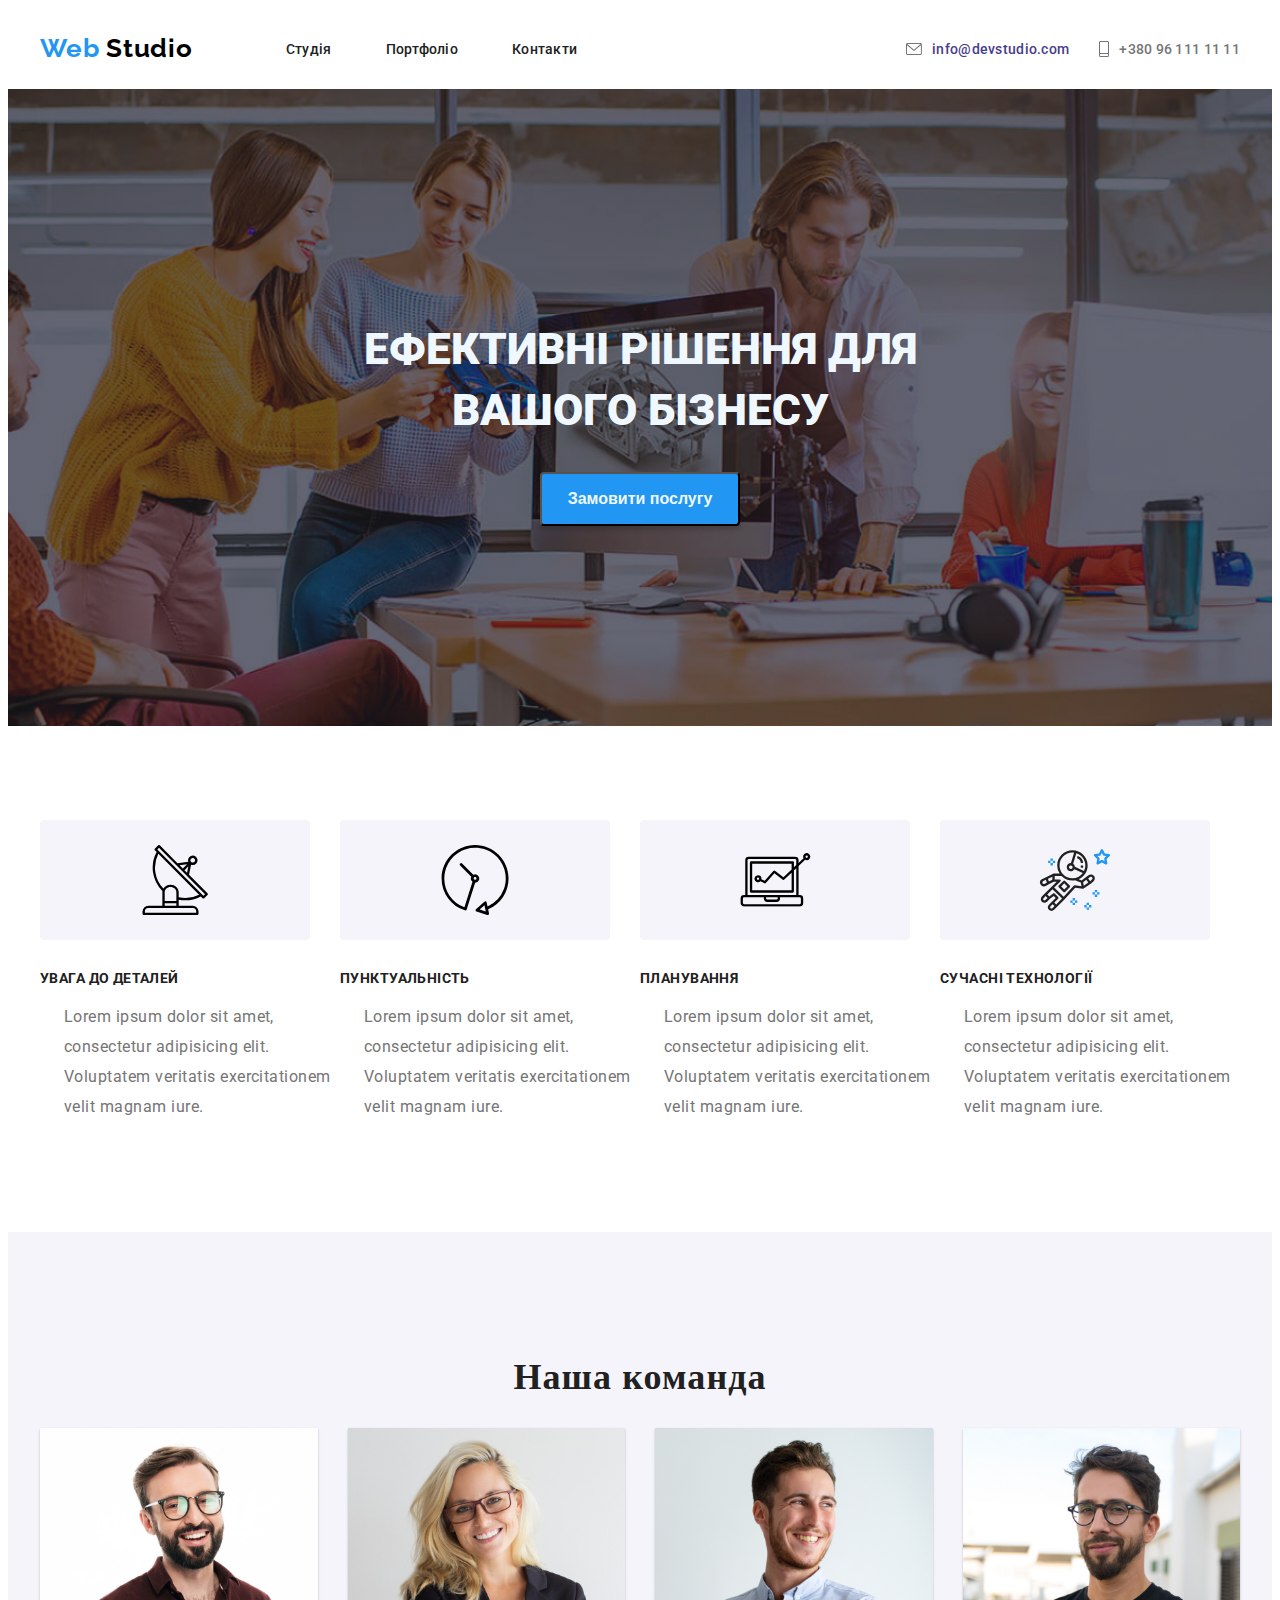
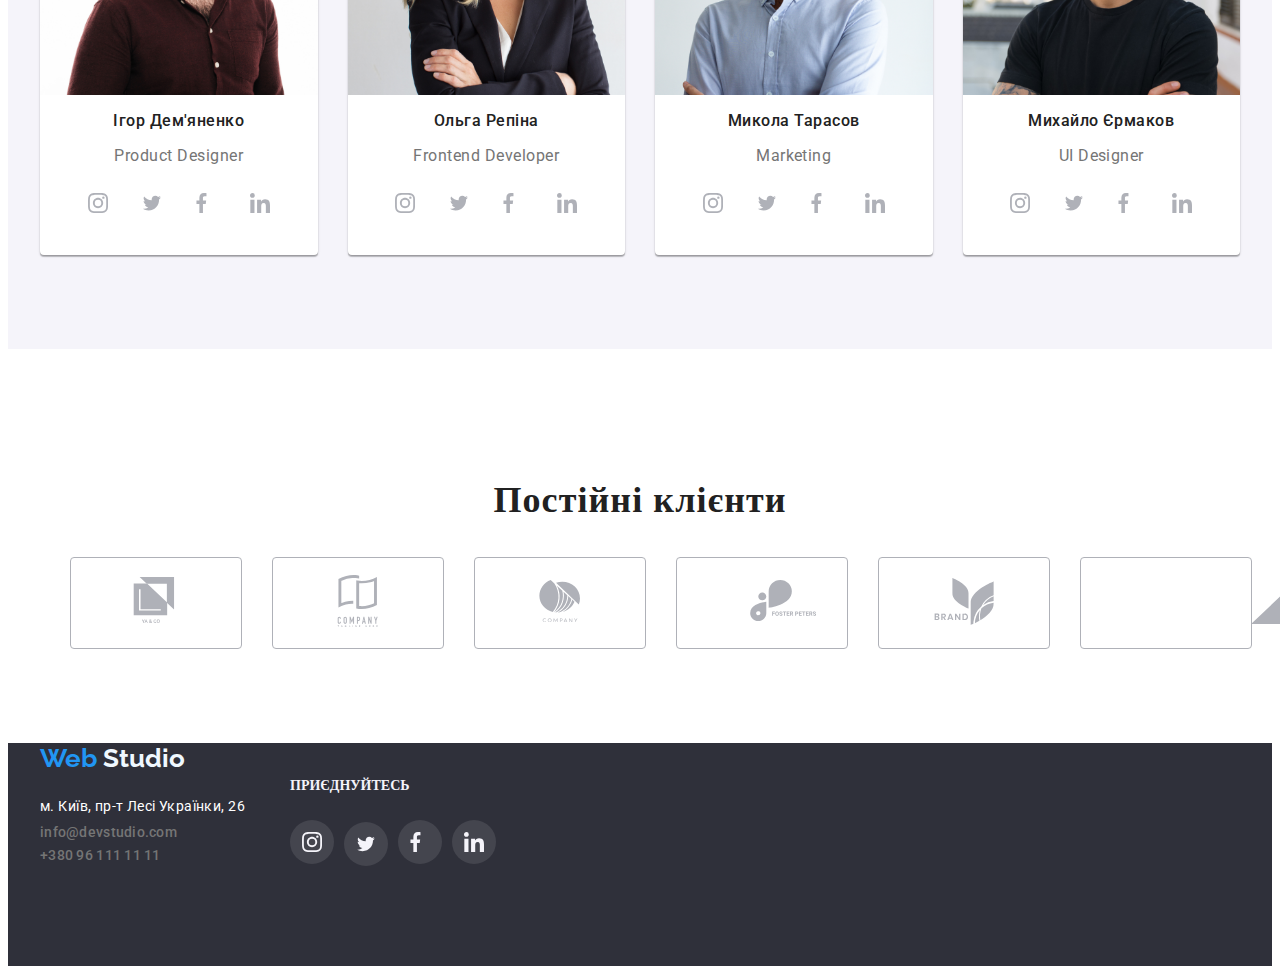
<file: index.html>
<!DOCTYPE html>
<html lang="en">
<head>
    <meta charset="UTF-8">
    <meta http-equiv="X-UA-Compatible" content="IE=edge">
    <meta name="viewport" content="width=device-width, initial-scale=1.0">
    <title>Web Studio</title>
    <link href="https://fonts.googleapis.com/css2?family=Roboto:wght@400;500;700;900&display=swap" rel="stylesheet">
    <link href="https://fonts.googleapis.com/css2?family=Raleway:wght@700&family=Roboto:wght@400;500;700;900&display=swap" rel="stylesheet">
    
<link rel="stylesheet" href="style.css">
</head> 
<body>
    <!--Шапка-->
<header class="section1">
    <div class="contairn header-nav">
        <a class="logo" href=""> <span class="logo-span" > Web </span> Studio</a>
    <nav>
    
    
   <ul class="nav-list">
        <li> <a  class="link-item" href="" >Студія</a></li>
        <li> <a class="link-item" href="./portfolio.html">Портфоліо</a></li>
        <li> <a class="link-item" href="">Контакти</a></li>
        
    </ul>
    
    </nav>
   
 <ul class="link-list">
     <li><a class="link-king" style=" color: darkslateblue;" href="mailto:info@devstudio.com">
        <svg  class="contact"  width="16" height="12">
            <use href="./img/icons/Icons.svg#icon-mesenger"></use>

        </svg>
        
        info@devstudio.com</a></li>

        <li><a class="link-king" href="tel:+380 96 111 11 11">
            <svg class="contact" width="10" height="16">
                <use href="./img/icons/Icons.svg#icon-Phone-book"></use>
    
               </svg> 
           
            
              +380 96 111 11 11</a></li>
</ul>
    <section>

    
<ul> 

</section>










</ul>
</div>
</header>
<main>

    <section class="hero-section">
        <div class="contairn">
        <h1 class="doom"> ЕФЕКТИВНІ РІШЕННЯ ДЛЯ <br> ВАШОГО БІЗНЕСУ</h1>
        <button class="knopka" type="button">Замовити послугу</button>
    </div>
    </section>
<section class="section">
    <div class="contairn">
        <ul class="tex12">
            
  <ul>
    <div class="p">
    <svg widht="65.32" height="70">
        <use href="./img/icons/Icons.svg#icon-Antena"></use>
            </svg>
        </div>
   
      <li >
        
          <h1 class="king"> УВАГА ДО ДЕТАЛЕЙ</h1>
      
  
      
          <p class="king-intem"> Lorem ipsum dolor sit amet, consectetur adipisicing elit. Voluptatem veritatis exercitationem velit magnam iure.</p>
      </li>
    </ul>  

    <ul>
        <div class="p">
        <svg widht="66.96" height="70">
            <use href="./img/icons/Icons.svg#icon-Chasi"></use>
                </svg>
            </div>
        <li>
            <h1 class="king">ПУНКТУАЛЬНІСТЬ</h1>
        
    
        
            <p class="king-intem"> Lorem ipsum dolor sit amet, consectetur adipisicing elit. Voluptatem veritatis exercitationem velit magnam iure.</p>
        </li>
      </ul>  
  
      <ul>
        <div class="p">
        <svg widht="70" height="53.69">
            <use href="./img/icons/Icons.svg#icon-Grafik"></use>
                </svg>
            </div>
        <li>
            <h1 class="king">ПЛАНУВАННЯ</h1>
        
    
       
            <p class="king-intem">Lorem ipsum dolor sit amet, consectetur adipisicing elit. Voluptatem veritatis exercitationem velit magnam iure.</p>
        </li>
      </ul>  

      <ul>
        <div class="p">
        <svg widht="70" height="70">
            <use href="./img/icons/Icons.svg#icon-astronaut-1"></use>
                </svg>
            </div>
        <li>
            <h1 class="king">СУЧАСНІ ТЕХНОЛОГІЇ</h1>
        
    
        
            <p class="king-intem">Lorem ipsum dolor sit amet, consectetur adipisicing elit. Voluptatem veritatis exercitationem velit magnam iure.</p>
        </li>
      </ul>  
    </ul>
    </div>
    </section>
    <!--What are we doing?-->
    <section class="mn">
    <section class="section">
        <div class="contairn">
        <h2 class="boot-input ">Наша команда</h2>
        <ul class="kartka">
            <div class="card">
            <li > <img src="./img/Demanenko.jpg " alt="Sorry("> </li>
            <p class="oops ">Ігор Дем'яненко</p>
            <p class="vera">Product Designer</p>
            <ul class="opq">
                 
                <li class="sciacl"><a  class="social-link" href=""><svg class="coorent" width="20" height="20"> <use href="./img/icons/Icons.svg#icon-instagram-2"></use> </svg> </a> </li>
                <li class="scialc"> <a  class="social-link"href=""><svg class="coorent" width="20" height="16.25"> <use href="./img/icons/Icons.svg#icon-Twiter" > </use> </svg></a>  </li>
                <li class="scial"> <a class="social-link" href=""><svg class="coorent" width="20" height="20"> <use href="./img/icons/Icons.svg#icon-Facebook"></use> </svg> </a> </li>
                <li class="scial"><a class="social-link" href=""><svg class="coorent" width="20" height="20"> <use href="./img/icons/Icons.svg#icon-linkedin-1"></use> </svg> </a> </li>
            </ul>
        </div>
        <div class="card">
            <li > <img src="./img/Repina.jpg" alt="Sorry(>"> </li>
            <p class="oops">Ольга Репіна</p>
            <p class="vera">Frontend Developer</p>
            <ul class="opq">
                <li class="scial"><a  class="social-link" href=""><svg class="coorent" width="20" height="20"> <use href="./img/icons/Icons.svg#icon-instagram-2"></use> </svg> </a> </li>
                <li class="scial"> <a  class="social-link"href=""><svg class="coorent" width="20" height="16.25"> <use href="./img/icons/Icons.svg#icon-Twiter" > </use> </svg></a>  </li>
                <li class="scial"> <a class="social-link" href=""><svg class="coorent" width="20" height="20"> <use href="./img/icons/Icons.svg#icon-Facebook"></use> </svg> </a> </li>
                <li class="scial"><a class="social-link" href=""><svg  class="coorent"width="20" height="20"> <use href="./img/icons/Icons.svg#icon-linkedin-1"></use> </svg> </a> </li>
             
            </ul>

        </div>
        <div class="card">
            <li > <img src="./img/Tarasov.jpg" alt="Sorry"> </li>
            <p class="oops">Микола Тарасов</p>
            <p class="vera ">Marketing</p>
            <ul class="opq">
                
                <li class="scial"><a class="social-link" href=""> <svg class="coorent" width="20" height="20"> <use href="./img/icons/Icons.svg#icon-instagram-2"></use> </svg> </a> </li>
                <li class="scial"> <a class="social-link" href=""><svg class="coorent" width="20" height="16.25"> <use href="./img/icons/Icons.svg#icon-Twiter" > </use> </svg></a>  </li>
                <li class="scial"> <a class="social-link" href=""><svg class="coorent" width="20" height="20"> <use href="./img/icons/Icons.svg#icon-Facebook"></use> </svg> </a> </li>
                <li class="scial"><a class="social-link" href=""><svg class="coorent" width="20" height="20"> <use href="./img/icons/Icons.svg#icon-linkedin-1"></use> </svg> </a> </li>
            </ul>

        </div>
        <div class="card">
            <li > <img src="./img/Ermakow.jpg" alt="Sorry"></li>
            <p class="oops">Михайло Єрмаков</p>
            <p class="vera">UI Designer</p>
            <ul class="opq">
                <li class="sciacl"><a  class="social-link" href=""><svg class="coorent" width="20" height="20"> <use href="./img/icons/Icons.svg#icon-instagram-2"></use> </svg> </a> </li>
                <li class="scialc"> <a  class="social-link"href=""><svg  class="coorent"width="20" height="16.25"> <use href="./img/icons/Icons.svg#icon-Twiter" > </use> </svg></a>  </li>
                <li class="scial"> <a class="social-link" href=""><svg  class="coorent"width="20" height="20"> <use href="./img/icons/Icons.svg#icon-Facebook"></use> </svg> </a> </li>
                <li class="scial"><a class="social-link" href=""><svg  class="coorent"width="20" height="20"> <use href="./img/icons/Icons.svg#icon-linkedin-1"></use> </svg> </a> </li>
            </ul>

        </div>
        </div>
        </ul>
    </div>
    </section>
</section>
<section class="section">
    <div class="contairn">
        <h3 class="boot-input"> Постійні клієнти</h3>
        <ul class="zxdw">
            <div class="kvadrat">
               <li  class="cus-inte">
 <a href="">

        <svg class="cust-icon"  widht="44.27" height="49.23">
            <use href="./img/icons/Icons.svg#icon-YACO"></use>
                </svg> </a></li>
            </div>
            <div class="kvadrat">
               <li class="cus-inte">  <a href=""><svg class="cust-icon" widht="40" height="52">
            <use href="./img/icons/Icons.svg#icon-Tagline"></use>
                </svg> </a></li>
            </div>
            <div class="kvadrat">
               <li class="cus-inte"> <a href=""> <svg class="cust-icon"widht="41" height="42.6">
                <use href="./img/icons/Icons.svg#icon-Company"></use>
                    </svg> </a></li>
                </div>
                <div class="kvadrat">
                  <li class="cus-intem"> <a href=""><svg class="cust-icon" widht="79.66" height="42.02">
                    <use href="./img/icons/Icons.svg#icon-FOSTER"></use>
                        </svg> </a></li>
                    </div>
                    <div class="kvadrat">
                    <li class="cus-intem">  <a href=""> <svg class="cust-icon" widht="59" height="47">
                        <use href="./img/icons/Icons.svg#icon-Brand"></use>
                            </svg></a></li>
                    </div>
                    <div class="kvadrat">
                      <li class="cus-intem">  <a href=""><svg class="cust-icon" widht="88.48" height="45.44">
            <use href="./img/icons/logo 6 (1).svg">
                </use>
                </svg></a></li>
                    </div>
            </ul>
                        

    </div>

</section>
<footer class="footer" width="211">
    <section class="hero-section1" >
        <div class="contairn foter-items">
            <div class="con-footer">
<ul>
    <a class="vip" href=""><span class="vip-studio">Web </span>Studio</a>
  
</ul>






<ul class="ul">

    
    <li><a  class="ua" href="">м. Київ, пр-т Лесі Українки, 26</a></li>
    <li><a class="link-king1" href="mailto:info@devstudio.com">info@devstudio.com</a></li>
    <li><a class="link-king1" href="tel:+380 96 111 11 11">+380 96 111 11 11</a></li>
    </ul>
    <div class="join">
        <b class="join-networks">Приєднуйтесь</b>
        <ul class="social-network-list">
            <li class="network-item" > 
                <a class="social-link" href=""> 
                    <svg class="social-icon" width="20" height="20">
                        <use href="./img/icons/Icons.svg#icon-instagram-2"></use>
                    </svg> 
                </a> 
            </li>
            <li  class="network-item">
                <a class="social-link" href="" >
                    <svg class="social-icon" width="20" height="16">
                            <use href="./img/icons/Icons.svg#icon-Twiter"></use>
                        </svg> 
                    </a> 
                </li>
            <li  class="network-item" > 
                <a class="social-link" href=""> 
                    <svg class="social-icon" width="20" height="20">
                        <use href="./img/icons/Icons.svg#icon-Facebook"></use></svg>
                     </a> 
                    </li>
            <li  class="network-item" > 
                <a class="social-link" href=""> 
                    <svg class="social-icon" width="20" height="20">
                        <use href="./img/icons/Icons.svg#icon-linkedin-1"></use></svg> 
                        </a> 
        </ul>
    </div>
</footer >

</ul>
</div>
</section>
</figcaption>

</main >

</body>
</html>
</file>
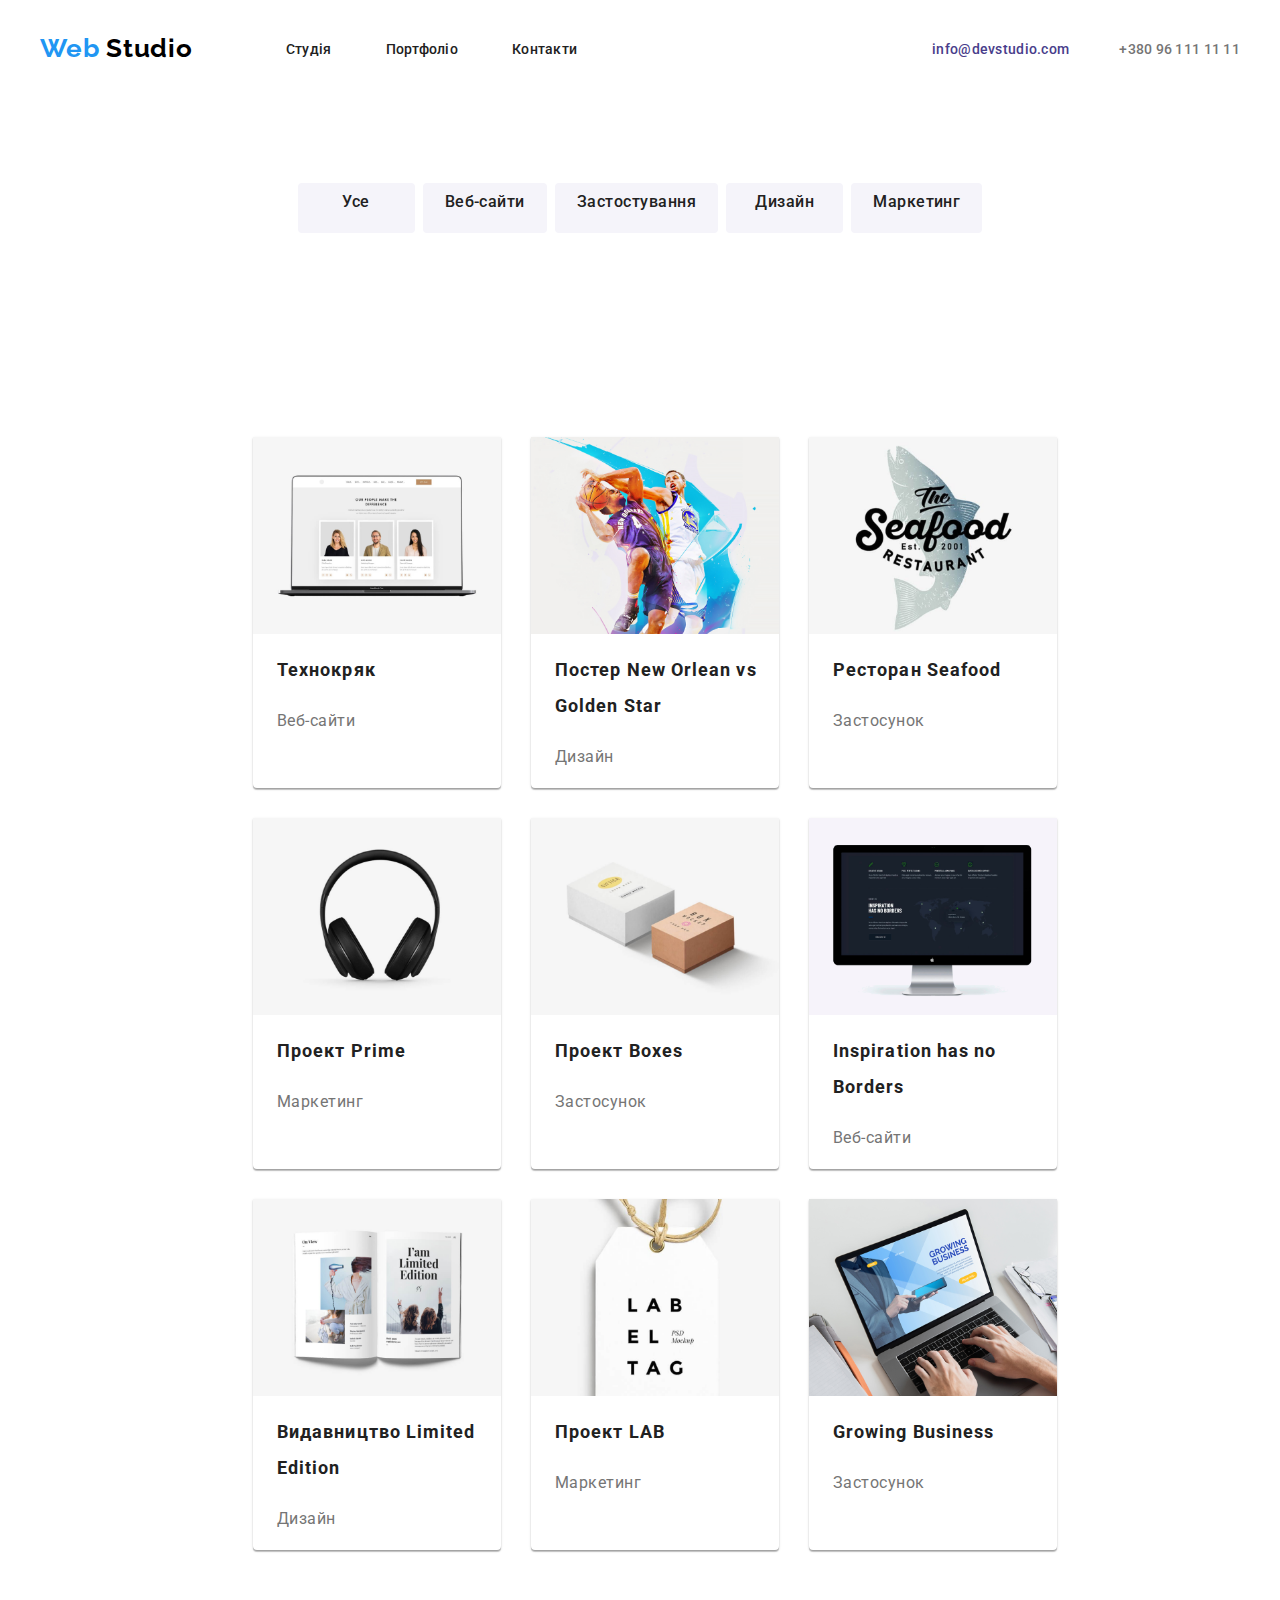
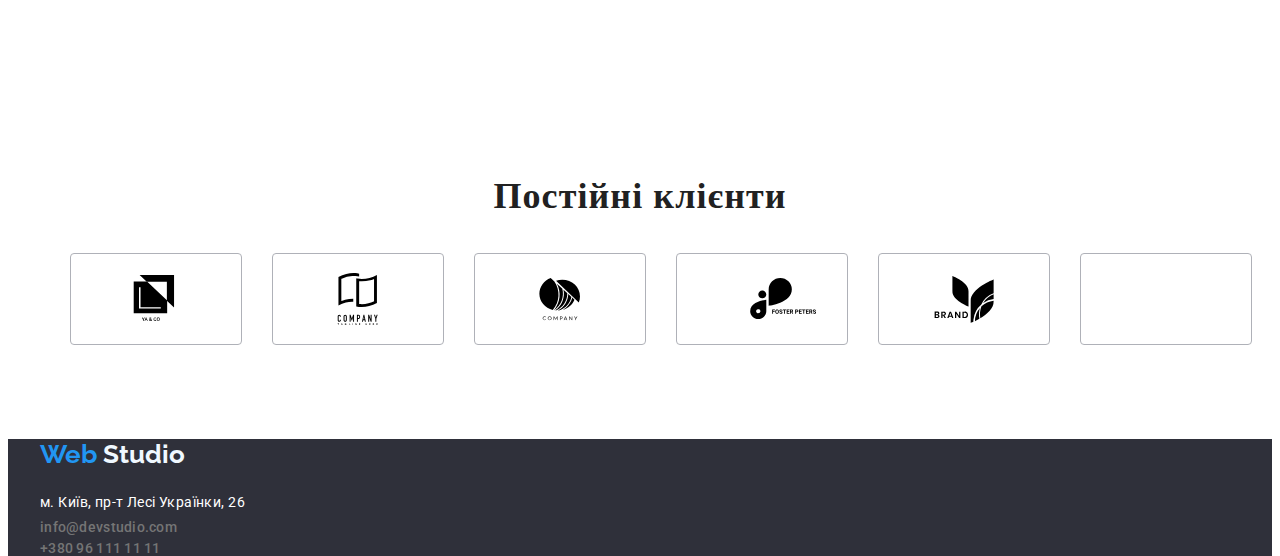
<file: portfolio.html>
<!DOCTYPE html>
<html lang="en">
<head>
    <meta charset="UTF-8">
    <meta http-equiv="X-UA-Compatible" content="IE=edge">
    <meta name="viewport" content="width=device-width, initial-scale=1.0">
    <title>Portfolio</title>
    <link href="https://fonts.googleapis.com/css2?family=Raleway:wght@700&family=Roboto:wght@400;500;700;900&display=swap" rel="stylesheet">
    <link href="https://fonts.googleapis.com/css2?family=Roboto:wght@400;500;700;900&display=swap" rel="stylesheet">
    <link href="https://fonts.googleapis.com/css2?family=Raleway:wght@700&family=Roboto:wght@400;500;700;900&display=swap" rel="stylesheet">
    
    <link rel="stylesheet" href="style.css">
</head>
<body>
    <header class="section1">
        <div class="contairn header-nav">
            <a class="logo" href=""> <span class="logo-span" > Web </span> Studio</a>
        <nav>
        
        
       <ul class="nav-list">
            <li> <a  class="link-item" href="./index.html" >Студія</a></li>
            <li> <a class="link-item" href="">Портфоліо</a></li>
            <li> <a class="link-item" href="">Контакти</a></li>
            
        </ul>
        
        </nav>
       
     <ul class="link-list">
         <li><a class="link-king" style=" color: darkslateblue;" href="mailto:info@devstudio.com">info@devstudio.com</a></li>
        <li><a class="link-king" href="tel:+380 96 111 11 11">+380 96 111 11 11</a></li>
    </ul>
        <section>
    
        
    <ul> 
    
    </section>
    
    
    
    
    
    
    
    
    
    
    </ul>
    </div>
    </header> 

    
<main>
    <!--Секція посилань на приклади робіт-->
    <section class="section">
        <div class="contairn">
                <ul class="qwerty">
<li><a class="liter-link" href="">Усе</a></li>
<li><a class="liter-link" href=""> Веб-сайти</a></li>
<li><a class="liter-link" href=""> Застостування</a></li>
<li><a class="liter-link" href=""> Дизайн </a></li>
<li><a class="liter-link" href=""> Маркетинг</a></li>



                </ul>
            </div>
            </section>

            
                
               <ul class="ql">
                
                
                <li class="q"><a href="">
                    
                    <img src="./img/Prtfolio/Komp.png" alt="Ноутбук">
                    <p class="proo1"> Технокряк</p>
                    <p class="king-intem"> Веб-сайти</p>
                
                </a></li>
                
            
                
                <li class="q"><a href="">
                    
                    <img src="./img/Prtfolio/Ball.png" alt="Постер">
                    <p class="proo1">Постер New Orlean vs Golden Star</p>
                    <p  class="king-intem"> Дизайн</p>
                
            </a></li>
            
                
                <li class="q"><a href="">
                    <img src="./img/Prtfolio/Logtip.png" alt="Логотип">
                    <p class="proo1">Ресторан Seafood</p>
                    <p class="king-intem">Застосунок</p>

                </a></li>
            
            
                <li class="q"><a href="">
                    <img src="./img/Prtfolio/nayhniki.png" alt="Наушники">
                    <p class="proo1">Проект Prime</p>
                    <p  class="king-intem">Маркетинг</p>
                </a></li>
            
                <li class="q"><a href="">
                    <img src="./img/Prtfolio/korobka.png" alt="Коробки">
                    <p class="proo1">Проект Boxes</p>
                    <p  class="king-intem">Застосунок</p>
                </a></li>
            
            
                <li class="q"><a href="">
                    <img src="./img/Prtfolio/kompbaba.png" alt="Комп">
                    <p class="proo1">Inspiration has no Borders</p>
                    <p  class="king-intem"> Веб-сайти</p>
                </a></li>

                <li class="q"><a href="">
                    <img src="./img/Prtfolio/Book.png" alt="Журнал">
                    <p class="proo1">Видавництво Limited Edition</p>
                    <p  class="king-intem">Дизайн</p>
                </a></li>
            
                <li class="q"><a href="">
                    <img src="./img/Prtfolio/mirka.png" alt="Бірка">
                    <p class="proo1">Проект LAB</p>
                    <p  class="king-intem">Маркетинг</p>
                </a></li>
    
            
                <li class="q"><a href="">
                    <img src="./img/Prtfolio/komplyly.png" alt="Ноутбук">
                    <p class="proo1">Growing Business</p>
                    <p  class="king-intem">Застосунок</p>
                </a></li>
    
            
            </ul>
            </div>
            </section>
            <section class="section">
                <div class="contairn">
                    <h3 class="boot-input"> Постійні клієнти</h3>
                    <ul class="zxdw">
                        <div class="kvadrat">
                    <svg  widht="44.27" height="49.23">
                        <use href="./img/icons/Icons.svg#icon-YACO"></use>
                            </svg>
                        </div>
                        <div class="kvadrat">
                            <svg widht="40" height="52">
                        <use href="./img/icons/Icons.svg#icon-Tagline"></use>
                            </svg>
                        </div>
                        <div class="kvadrat">
                            <svg widht="41" height="42.6">
                            <use href="./img/icons/Icons.svg#icon-Company"></use>
                                </svg>
                            </div>
                            <div class="kvadrat">
                                <svg widht="79.66" height="42.02">
                                <use href="./img/icons/Icons.svg#icon-FOSTER"></use>
                                    </svg>
                                </div>
                                <div class="kvadrat">
                                   <svg widht="59" height="47">
                                    <use href="./img/icons/Icons.svg#icon-Brand"></use>
                                        </svg>
                                </div>
                                <div class="kvadrat">
                                        <svg widht="88.48" height="45.44">
                        <use href="./img/icons/logo 6 (1).svg">
                            </use>
                            </svg>
                                </div>
                        </ul>
                                    
            
                </div>
            
            </section>
            </main>
        
            <footer class="footer">
                <section class="hero-section1" >
                    <div class="contairn">
            <ul>
                <a class="vip" href=""><span class="vip-studio">Web </span>Studio</a>
            
            
            
            </ul>
            
            
            
            
            
            <ul class="ul">
                <li><a  class="ua" href="">м. Київ, пр-т Лесі Українки, 26</a></li>
                <li><a class="link-king" href="mailto:info@devstudio.com">info@devstudio.com</a></li>
                <li><a class="link-king" href="tel:+380 96 111 11 11">+380 96 111 11 11</a></li>
            </footer >
</body>
</html>
</file>
<file: style.css>
/* /* primary-color: color #212121;
 text-color: color: #757575
 secondary-color: color: #FFFFF */
 /* Header */
 .logo{
    color: #000000;
}
.logo-span,
.nav-link:hover,,
.link-list:hover,
.link-list:focus,
.logo-span{ 
color: #2196F3;
}  
.link {
    color:#212121 ;
}
.nav-link:hover {
    color:#2196F3
}
.link-item{
    color: #212121;
} 
.nav-link-item:hover{
    color: #2196F3;
}
.link-king{
    color: #757575;
}
.link-king:hover{
    color:#2196F3 ;
}
.hero-section{
    background-color:#2F303A;
}
.doom{
    color: aliceblue;
}
.king{ color: #212121;

}
.king-intem {
    color: #757575;
}
.boot{
    color: #212121;
}
.boot-input{
color: #212121}
.{
    color: #000000;
}
.input-color{
    color: #2196F3;
}
.psps {
    color: crimson;
}
.proo:hover{
    color: #2196F3;
}
.proo{
    color: #212121;
}
.vip{
    color: aliceblue;
}
.vip-studio{
    color:#2196F3 ;
}
.web{
    background-color:#2F303A ;
}
.link-item:hover{
    color: #2196F3;
}
.logo{
    color: #000000;
}
.logo-span{color:  #2196F3;
}
.hero-section1{
    background-color: #2F303A;
}
  
  .logo .logo-span
font-family: 'Raleway';
font-weight: 700;
font-size: 26px;
line-height: 1.2;
letter-spacing: 0.03em
.proo{
    display: inline-block;
    border: solid black; 
    border-radius: 4px;
    width: 73px;
    height: 38px;
}
.logo,.logo-span{
    margin-bottom: 25px;
    margin-top: 25px;
    font-family: 'Raleway';
font-weight: 700;
font-size: 26px;
line-height: 1.2;
letter-spacing: 0.03em

} 
.doom{
    font-family: 'Roboto';
    margin-bottom: 30px;
font-style: normal;
font-weight: 900;
font-size: 44px;
line-height: 1.4;
text-align: center;
}
.link-item{
    font-family: 'Roboto';
font-style: normal;
font-weight: 500;
font-size: 14px;
line-height: 16px;
letter-spacing: 0.02em;}
.link-king{ font-family: 'Roboto';
    font-style: normal;
    font-weight: 500;
    font-size: 14px;
    line-height: 16px;
    letter-spacing: 0.02em;

}
.liter-link{
    display: flex;
}
.king{ 
    font-family: 'Roboto';
font-style: normal;
font-weight: 700;
font-size: 14px;
line-height: 16px;
letter-spacing: 0.03em;
}
.king-intem{
    font-family: 'Roboto';
font-style: normal;
font-weight: 400;
font-size: 14px;
line-height: 24px;
}
.boot{
    font-family: 'Roboto';
font-style: normal;
font-weight: 700;
font-size: 36px;
line-height: 42px;
text-align: center;
letter-spacing: 0.03em;
}
.boot-input{
    ont-family: 'Roboto';
font-style: normal;
font-weight: 700;
font-size: 36px;
line-height: 42px;
text-align: center;
letter-spacing: 0.03em;
}
.oops{
    color: #212121;
}
.qwerty{
    display: flex;
    justify-content: center;
    margin-bottom: 50px;

}
.oops{
    font-family: 'Roboto';
font-style: normal;
font-weight: 500;
font-size: 16px;
line-height: 19px;
}
.vera{
    color: #757575;
}
.vera{
    font-family: 'Roboto';
font-style: normal;
font-weight: 400;
font-size: 16px;
line-height: 19px;
}
.vip,.vip-studio{
    font-family: 'Raleway';
    font-style: normal;
    font-weight: 700;
    font-size: 26px;
    line-height: 31px; 

}
.texno{
    font-family: 'Roboto';
font-style: normal;
font-weight: 700;
font-size: 18px;
line-height: 36px;
/* identical to box height, or 200% */

letter-spacing: 0.06em;

color: #212121;

}
.texno-list{
    font-family: 'Roboto';
font-style: normal;
font-weight: 400;
font-size: 16px;
line-height: 30px;
/* identical to box height, or 188% */

letter-spacing: 0.03em;

color: #757575;


}
.proo{
    font-family: 'Roboto';
font-style: normal;
font-weight: 500;
font-size: 16px;
line-height: 26px;
/* identical to box height, or 162% */

text-align: center;
letter-spacing: 0.03em;

}
.proo1{
    color: #212121;
} 
.proo1{
    font-family: 'Roboto';
font-style: normal;
font-weight: 700;
font-size: 18px;
line-height: 36px;
/* identical to box height, or 200% */

letter-spacing: 0.06em;
}
.king-intem{
    ont-family: 'Roboto';
font-style: normal;
font-weight: 400;
font-size: 16px;
line-height: 30px;
/* identical to box height, or 188% */

letter-spacing: 0.03em;
}
.kolor12{
    color: rgba(255, 255, 255, 0.6);
}
.contairn{
    width: 1200px;
    margin-right: auto;
    margin-left: auto;
    margin-top: 0px;
    padding-left: 15px;
    padding-right: 15px;
}
img{
    width: 370px;
}
ul{
    padding: 0;
    margin: 0;

}
.section{
padding-top: 94px;
padding-bottom: 94px;
margin-top: 0;
}
.nav-list{
    display: flex;
    margin-left: 93px;

}
.liter-link{
    font-family: 'Roboto';
font-style: normal;
font-weight: 500;
font-size: 16px;
line-height: 26px;
/* identical to box height, or 162% */

text-align: center;
letter-spacing: 0.03em;
font-family: 'Roboto';
font-style: normal;
font-weight: 500;
font-size: 16px;
line-height: 26px;
/* identical to box height, or 162% */

text-align: center;
letter-spacing: 0.03em;
counter-reset: ;
color: #212121;
}
.link-item{
    /* border: 1px solid red; */
    margin-right: 54px;
}
 /* .link-item:last-child{
    margin-right: 0px;
}  */
.link-list{
    display: flex;
    align-items: center;
    justify-content: flex-start;
    margin-left: auto;
    
}
.link-list  .header-nav {
    margin-bottom: 0px;
}
.header-nav{
    display: flex;
}
.link-list li + li{
    margin-left: 50px;
}

.header-nav{
    display: flex;
    align-items: center;
    justify-content: flex-start;
}
.contairn1{
    background: #FFFFFF;
/* material shadow v1 */

box-shadow: 0px 1px 3px rgba(0, 0, 0, 0.12), 0px 1px 1px rgba(0, 0, 0, 0.14), 0px 2px 1px rgba(0, 0, 0, 0.2);
border-radius: 0px 0px 4px 4px;

}
.card{


    
    background: #FFFFFF;
    /* material shadow v1 */
    
    box-shadow: 0px 1px 3px rgba(0, 0, 0, 0.12), 0px 1px 1px rgba(0, 0, 0, 0.14), 0px 2px 1px rgba(0, 0, 0, 0.2);
    border-radius: 0px 0px 4px 4px;
}
.compack{
    display: flex;
    align-items: center;
}
/* .card1{
    box-szing: border-box;
    background: #FFFFFF;
    /* material shadow v1 */
    
    box-shadow: 0px 1px 3px rgba(0, 0, 0, 0.12), 0px 1px 1px rgba(0, 0, 0, 0.14), 0px 2px 1px rgba(0, 0, 0, 0.2);
    border-radius: 0px 0px 4px 4px;

    box-sizing: border-box;

 }

.contairn{

}
.a{
    text-decoration: none;
}

.tex12{
    display: flex;
}

.knopka{
    color: aliceblue;
    background: #2196F3;
    
}

.roboto{
    display: flex;
}
.roboto li + li{
    margin-left: 30px;
}
.roboto{

}
.kartka{
    display: flex;
}
.kartka div + div{ 
margin-left: 30px;
}
.img{
    width: 370px;
height: 294px;
left: 1015px;
top: 1061px;
}
img{
    display: block;
    max-width: 100%;
    height: auto;
}
.link-item{
    display: flex;
}
.oops  {
    
  
    font-weight: 500;
    font-size: 16px;
    line-height: 1.2;
    text-align: center;
    letter-spacing: 0.03em;
  }
  .vera{
    font-size: 16px;
    line-height: 1.2;
    text-align: center;
    letter-spacing: 0.03em;
  }
.knopka{
display: inline-block;
min-width: 200px;
padding: 10px 25px;
border-radius: 4px;
text-decoration: none;
box-shadow: 0px 4px 4px rgba(0, 0, 0, 0.15);
margin-top: 0px;
font-weight: 700;
font-size: 16px;
line-height: 30px
}
.op{
    display: flex;
}
.hero-section{
    
    background-color: #2f303a;
    text-align: center;
    padding-bottom: 200px;
    padding-top: 200px;

    
    background-image: linear-gradient(
      to right,
      rgba(47, 48, 58, 0.4),
      rgba(47, 48, 58, 0.4)
    ),
     url("./img/goooo.jpg");
     background-position: center;
     background-size: cover;
     background-repeat: no-repeat;
}
.ovoch div + div{
    display: flex;
}
.footer li + li {
    margin-top: 5px;
}
.footer ul + ul {
margin-top: 20px;
    
}
.carde{
display: flex;
}
.ua{
    font-family: 'Roboto';
font-style: normal;
font-weight: 400;
font-size: 14px;
line-height: 24px;
/* or 171% */

letter-spacing: 0.03em;

color: #FFFFFF;
}
.op{
    display: flex;
}

.liter-link{
    display: inline-block;
    
 border-radius:  4px;
min-width: 73px;
height: 38px;
padding:  6px 22px;
background-color: #F5F4FA

}
.liter-link:hover{
    background-color: #2196F3;
    color: #FFFFFF;
}
.qwerty li:not(:last-child){
    margin-right: 8px;
}
.ilter-link{
    display: inline-block;
    border: 1px solid black;
    border-radius: 4px;
    width: 75px;
    height: 38px;
    padding: 6px 22px;
  }
.proo{
    list-style: none;
}
.ovoch{
    display: flex;
}
.ovoch{
    display: flex;
}
.conteirn23{
    box-sizing: border-box;


}
.ovoch{
    display: flex;
}
.card1{
    box-sizing: border-box;

    box-shadow: 0px 1px 3px rgba(0, 0, 0, 0.12), 0px 1px 1px rgba(0, 0, 0, 0.14), 0px 2px 1px rgba(0, 0, 0, 0.2);
    border-radius: 0px 0px 4px 4px;
    
}
.ovoch{
    display: flex;
    
    
}
.card1{
    display: flex;
    margin-right: 30px;
}
.ovoch li + li {
    margin-left: 30px;
margin-bottom: 30px;
margin-right: 30px;

}
.ovoch div + div{
    margin-top: 30px;
    margin-bottom: 30px;
}
 ul{ 
      list-style: none;}
    
.ul{ text-decoration: none;

}
.ul{

}
.title a:{text-decoration: none;}
.ovoch{
    margin: 215px;
}
.ovoch  .qwerty{
    margin-top: 10px;
    margin-bottom: 10px;
}
.ovoch{
    margin-bottom: 1px;
}
.ql{
    display: flex;
    flex-wrap: wrap;
    margin-left: 215px;
    margin-top: 30px;
    margin-right: 215px;
    margin-bottom: 95px;
}
.hero{

}
.q {
    flex-basis: calc((100% - 90px) / 3);
    margin-left: 30px;
    margin-top: 30px;

    
}
.q{ 
    background: #FFFFFF;
    /* material shadow v1 */
    
    box-shadow: 0px 1px 3px rgba(0, 0, 0, 0.12), 0px 1px 1px rgba(0, 0, 0, 0.14), 0px 2px 1px rgba(0, 0, 0, 0.2);
    border-radius: 0px 0px 4px 4px;
    
    
}
.proo1{
    margin-left: 24px;
}
.king-intem{
    margin-left: 24px}
    .icons2{
        
    }
.mn{
    background-color: #F5F4FA;;
    margin-right: 
}
.contairn6{
    
    
    margin-left: 50px;
    margin-right: 50px;
}
.zxdw{
    display: flex;
}
.kvadrat{

    
    width: 170px;
    height: 90px;
    left: 215px;
    top: 2493px;
    
    border: 1px solid #AFB1B8;
    border-radius: 4px;
    margin-left: 30px;
    co
    
}
.p{
    width: 270px;
height: 120px;
left: 515px;
top: 774px;

background: #F5F4FA;
border-radius: 4px;

}
.p{
    display: flex;
    justify-content: center;
    align-items: center;
    margin-bottom: 30px;
}
.contact{
    margin-right: 10px;
    fill: #757575;
    margin-left: -20px;
    

}
.link-king{
    display: flex;
    align-items: center;
}
.contact:hover{
    color: #2196F3;
}
.kvadrat{
    display: flex;
    justify-content: center;
    align-items: center;
    fill: currentColor;
}
.ist{ 
display: flex;
}
a{
    text-decoration: none;
}
.scial{
    fill: #000000;
}


.contact:hover{
    color: #2196F3;

}
.opq{
    display: flex;
    justify-content: center;
    align-items: center;
    margin-bottom: 30px;
    
    
    
}
.coorent{
    fill:  #AFB1B8;;
}
.opq li + li{
    margin-left: 10px;
}
.social-link{
    display:inline-flex;
    justify-content: center;
    align-items: center;
    width: 44px;
    height: 44px;
    border-radius: 50%;
    
   
}
.coorent {
    fill: #AFB1B8;

}
.coorent:hover{
    fill: #FFFFFF;

}
.scial:not(:last-child){
    

}
.social-link:hover,
.social-link:focus
{
  background-color: #2196F3;
  fill: #FFFFFF;
}
.cust-icon{
    fill: #AFB1B8;
}
.cust-icon:hover{
    fill: #2196F3;
    
}
.kvadrat:hover{
    border: 1px solid #2196F3;
    color: #2196F3;
}
.kvadrat{
    fill: currentColor;
}
.link-king1{
    font-family: 'Roboto';
    font-style: normal;
    font-weight: 500;
    font-size: 14px;
    line-height: 16px;
    letter-spacing: 0.02em;
    color: #757575;
    margin-bottom: 100px;
    margin-bottom: 60px;
}
.footer{
  height: 100px
}
.sos-link{
    display: flex;
    
}
.footer-items{
    display: flex;
    align-items: baseline;
    
}
.join{
    margin-left: 250px;
    margin-top: -88px;
    padding-bottom: 100px;
}
.join-networks{
    color: #F5F4FA;
    
    font-size: 14px;
    line-height: 1.2;
    font-weight: 700;
    text-transform: uppercase;
  }
  .social-network-list{
    margin-top: 20px;
  }
  .join .social-link{
    background-color: rgba(255, 255, 255, 0.1); /* #2f303a */
    color: #F5F4FA;
  }
  .join .social-icon{ 

        fill: currentColor;
      }
      .join .social-link:hover,
  .join .social-link:focus{
    background-color: #2196F3;

  }
  .social-network-list{
    display: flex;
    align-items: baseline;
  }
  .social-network-list li + li{
    margin-left: 10px;
  }
  .join{
    justify-content: center;
  }
</file>
